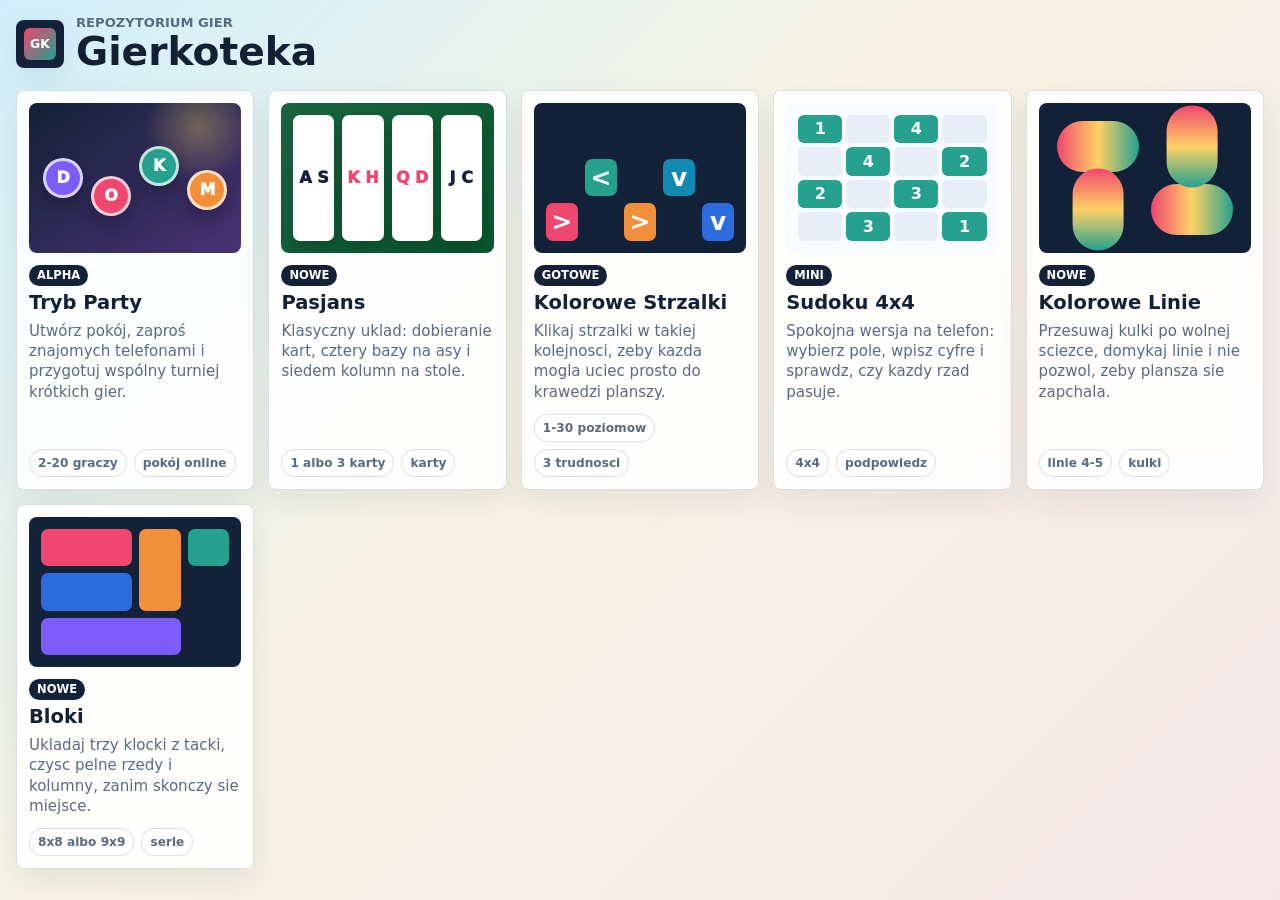
<file: gierkoteka/index.html>
<!doctype html>
<html lang="pl">
<head>
    <meta charset="utf-8">
    <meta name="viewport" content="width=device-width, initial-scale=1, viewport-fit=cover">
    <title>Gierkoteka - gry logiczne</title>
    <meta name="description" content="Lista prostych, kolorowych gier logicznych.">
    <meta name="theme-color" content="#132238">
    <link rel="icon" type="image/svg+xml" href="icon.svg">
    <link rel="manifest" href="manifest.json">
    <link rel="stylesheet" href="styles.css">
</head>
<body>
<main class="hub-shell">
    <header class="hub-top">
        <span class="home-link brand-chip" aria-hidden="true">
            <span>GK</span>
        </span>
        <div class="title-group">
            <p>Repozytorium gier</p>
            <h1>Gierkoteka</h1>
        </div>
        <a class="dashboard-link" href="../dashboard.php?panel=library" data-habitat-link hidden>Habitat</a>
    </header>

    <section class="games-grid" aria-label="Gry">
        <a class="game-card is-ready" href="party/">
            <div class="game-thumb party-thumb" aria-hidden="true">
                <span>D</span><span>O</span><span>K</span><span>M</span>
            </div>
            <div class="game-card-body">
                <span class="game-state">Alpha</span>
                <h2>Tryb Party</h2>
                <p>Utwórz pokój, zaproś znajomych telefonami i przygotuj wspólny turniej krótkich gier.</p>
            </div>
            <div class="game-meta">
                <span>2-20 graczy</span>
                <span>pokój online</span>
            </div>
        </a>

        <a class="game-card is-ready" href="solitaire.html">
            <div class="game-thumb solitaire-thumb" aria-hidden="true">
                <span>A S</span><span>K H</span><span>Q D</span><span>J C</span>
            </div>
            <div class="game-card-body">
                <span class="game-state">Nowe</span>
                <h2>Pasjans</h2>
                <p>Klasyczny uklad: dobieranie kart, cztery bazy na asy i siedem kolumn na stole.</p>
            </div>
            <div class="game-meta">
                <span>1 albo 3 karty</span>
                <span>karty</span>
            </div>
        </a>

        <a class="game-card is-ready" href="arrows.html">
            <div class="game-thumb arrows-thumb" aria-hidden="true">
                <span></span><span></span><span></span><span></span><span></span>
            </div>
            <div class="game-card-body">
                <span class="game-state">Gotowe</span>
                <h2>Kolorowe Strzalki</h2>
                <p>Klikaj strzalki w takiej kolejnosci, zeby kazda mogla uciec prosto do krawedzi planszy.</p>
            </div>
            <div class="game-meta">
                <span>1-30 poziomow</span>
                <span>3 trudnosci</span>
            </div>
        </a>

        <a class="game-card is-ready" href="sudoku.html">
            <div class="game-thumb sudoku-thumb" aria-hidden="true">
                <span>1</span><span></span><span>4</span><span></span>
                <span></span><span>4</span><span></span><span>2</span>
                <span>2</span><span></span><span>3</span><span></span>
                <span></span><span>3</span><span></span><span>1</span>
            </div>
            <div class="game-card-body">
                <span class="game-state">Mini</span>
                <h2>Sudoku 4x4</h2>
                <p>Spokojna wersja na telefon: wybierz pole, wpisz cyfre i sprawdz, czy kazdy rzad pasuje.</p>
            </div>
            <div class="game-meta">
                <span>4x4</span>
                <span>podpowiedz</span>
            </div>
        </a>

        <a class="game-card is-ready" href="lines.html">
            <div class="game-thumb lines-thumb" aria-hidden="true">
                <span></span><span></span><span></span><span></span>
            </div>
            <div class="game-card-body">
                <span class="game-state">Nowe</span>
                <h2>Kolorowe Linie</h2>
                <p>Przesuwaj kulki po wolnej sciezce, domykaj linie i nie pozwol, zeby plansza sie zapchala.</p>
            </div>
            <div class="game-meta">
                <span>linie 4-5</span>
                <span>kulki</span>
            </div>
        </a>

        <a class="game-card is-ready" href="blocks.html">
            <div class="game-thumb blocks-thumb" aria-hidden="true">
                <span></span><span></span><span></span><span></span><span></span>
            </div>
            <div class="game-card-body">
                <span class="game-state">Nowe</span>
                <h2>Bloki</h2>
                <p>Ukladaj trzy klocki z tacki, czysc pelne rzedy i kolumny, zanim skonczy sie miejsce.</p>
            </div>
            <div class="game-meta">
                <span>8x8 albo 9x9</span>
                <span>serie</span>
            </div>
        </a>
    </section>
</main>
<script src="hub.js" defer></script>
</body>
</html>
</file>
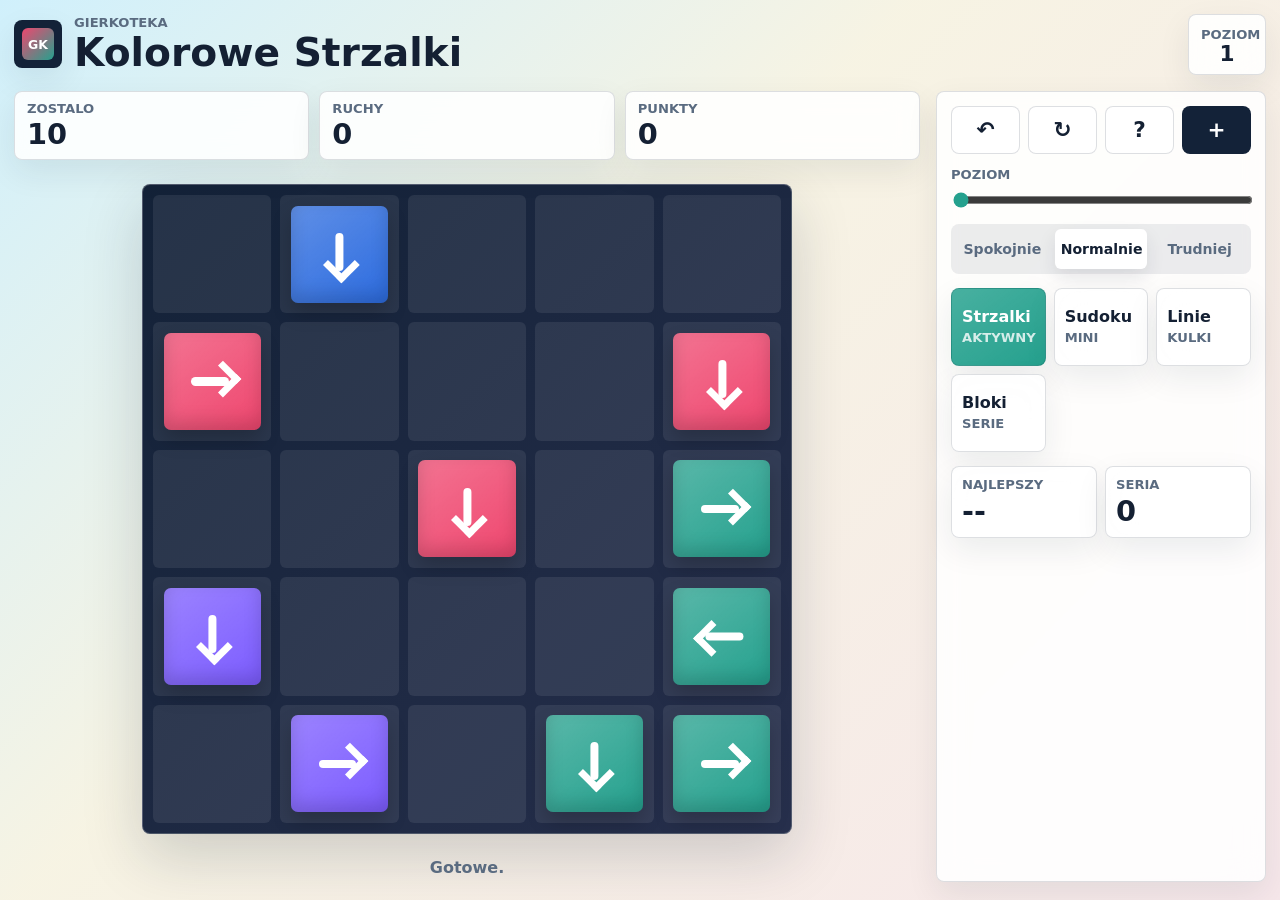
<file: gierkoteka/arrows.html>
<!doctype html>
<html lang="pl">
<head>
    <meta charset="utf-8">
    <meta name="viewport" content="width=device-width, initial-scale=1, viewport-fit=cover">
    <title>Gierkoteka - Kolorowe Strzalki</title>
    <meta name="description" content="Mobilna gra logiczna z kolorowymi strzalkami.">
    <meta name="theme-color" content="#132238">
    <link rel="icon" type="image/svg+xml" href="icon.svg">
    <link rel="manifest" href="manifest.json">
    <link rel="stylesheet" href="styles.css">
</head>
<body>
<main class="game-shell" data-app>
    <header class="game-top">
        <a class="home-link" href="./" aria-label="Lista gier">
            <span>GK</span>
        </a>
        <div class="title-group">
            <p>Gierkoteka</p>
            <h1>Kolorowe Strzalki</h1>
        </div>
        <div class="level-badge" aria-live="polite">
            <span>Poziom</span>
            <strong data-level-label>1</strong>
        </div>
    </header>

    <section class="play-layout">
        <section class="board-zone" aria-label="Gra">
            <div class="meter-row" aria-live="polite">
                <article>
                    <span>Zostalo</span>
                    <strong data-left-count>0</strong>
                </article>
                <article>
                    <span>Ruchy</span>
                    <strong data-moves>0</strong>
                </article>
                <article>
                    <span>Punkty</span>
                    <strong data-score>0</strong>
                </article>
            </div>

            <div class="board-wrap">
                <div class="game-board" data-board aria-label="Plansza strzalek"></div>
            </div>

            <p class="status-line" data-status aria-live="polite">Gotowe.</p>
        </section>

        <aside class="control-panel" aria-label="Panel gry">
            <div class="action-row">
                <button class="icon-button" type="button" data-action="undo" title="Cofnij" aria-label="Cofnij">&#8630;</button>
                <button class="icon-button" type="button" data-action="restart" title="Od nowa" aria-label="Od nowa">&#8635;</button>
                <button class="icon-button" type="button" data-action="hint" title="Podpowiedz" aria-label="Podpowiedz">?</button>
                <button class="icon-button accent" type="button" data-action="next" title="Nastepny poziom" aria-label="Nastepny poziom">+</button>
            </div>

            <label class="level-control">
                <span>Poziom</span>
                <input data-level-input type="range" min="1" max="30" value="1">
            </label>

            <div class="segmented" role="group" aria-label="Trudnosc">
                <button type="button" data-difficulty="easy">Spokojnie</button>
                <button type="button" data-difficulty="normal">Normalnie</button>
                <button type="button" data-difficulty="hard">Trudniej</button>
            </div>

            <section class="mode-grid" aria-label="Tryby">
                <button class="mode-tile is-active" type="button" data-mode="arrows">
                    <strong>Strzalki</strong>
                    <span>aktywny</span>
                </button>
                <a class="mode-tile" href="sudoku.html">
                    <strong>Sudoku</strong>
                    <span>mini</span>
                </a>
                <a class="mode-tile" href="lines.html">
                    <strong>Linie</strong>
                    <span>kulki</span>
                </a>
                <a class="mode-tile" href="blocks.html">
                    <strong>Bloki</strong>
                    <span>serie</span>
                </a>
            </section>

            <section class="best-grid" aria-label="Wyniki">
                <article>
                    <span>Najlepszy</span>
                    <strong data-best>--</strong>
                </article>
                <article>
                    <span>Seria</span>
                    <strong data-streak>0</strong>
                </article>
            </section>
        </aside>
    </section>
</main>
<script src="app.js" defer></script>
</body>
</html>
</file>
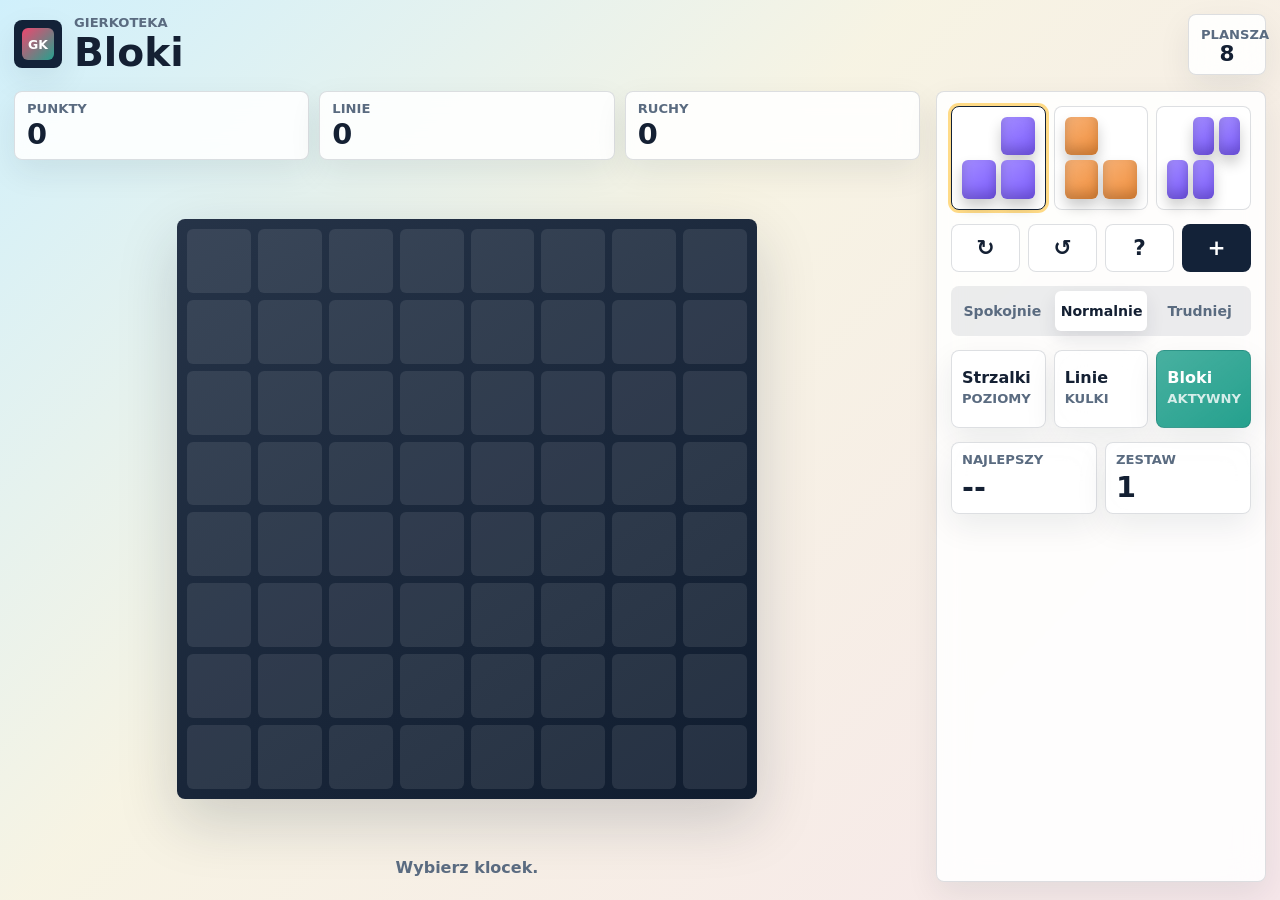
<file: gierkoteka/blocks.html>
<!doctype html>
<html lang="pl">
<head>
    <meta charset="utf-8">
    <meta name="viewport" content="width=device-width, initial-scale=1, viewport-fit=cover">
    <title>Gierkoteka - Bloki</title>
    <meta name="description" content="Mobilna gra logiczna z kolorowymi blokami i czyszczeniem pelnych linii.">
    <meta name="theme-color" content="#132238">
    <link rel="icon" type="image/svg+xml" href="icon.svg">
    <link rel="manifest" href="manifest.json">
    <link rel="stylesheet" href="styles.css">
</head>
<body>
<main class="game-shell blocks-shell" data-blocks>
    <header class="game-top">
        <a class="home-link" href="./" aria-label="Lista gier">
            <span>GK</span>
        </a>
        <div class="title-group">
            <p>Gierkoteka</p>
            <h1>Bloki</h1>
        </div>
        <div class="level-badge" aria-live="polite">
            <span>Plansza</span>
            <strong data-blocks-size>8</strong>
        </div>
    </header>

    <section class="play-layout">
        <section class="board-zone" aria-label="Gra w bloki">
            <div class="meter-row" aria-live="polite">
                <article>
                    <span>Punkty</span>
                    <strong data-blocks-score>0</strong>
                </article>
                <article>
                    <span>Linie</span>
                    <strong data-blocks-lines>0</strong>
                </article>
                <article>
                    <span>Ruchy</span>
                    <strong data-blocks-moves>0</strong>
                </article>
            </div>

            <div class="board-wrap">
                <div class="blocks-board" data-blocks-board aria-label="Plansza blokow"></div>
            </div>

            <p class="status-line" data-blocks-status aria-live="polite">Wybierz klocek.</p>
        </section>

        <aside class="control-panel" aria-label="Panel gry">
            <section class="block-tray" data-blocks-tray aria-label="Klocki"></section>

            <div class="action-row">
                <button class="icon-button" type="button" data-blocks-action="rotate" title="Obroc" aria-label="Obroc">&#8635;</button>
                <button class="icon-button" type="button" data-blocks-action="restart" title="Od nowa" aria-label="Od nowa">&#8634;</button>
                <button class="icon-button" type="button" data-blocks-action="hint" title="Podpowiedz" aria-label="Podpowiedz">?</button>
                <button class="icon-button accent" type="button" data-blocks-action="new" title="Nowa gra" aria-label="Nowa gra">+</button>
            </div>

            <div class="segmented" role="group" aria-label="Trudnosc">
                <button type="button" data-blocks-difficulty="easy">Spokojnie</button>
                <button type="button" data-blocks-difficulty="normal">Normalnie</button>
                <button type="button" data-blocks-difficulty="hard">Trudniej</button>
            </div>

            <section class="mode-grid" aria-label="Tryby">
                <a class="mode-tile" href="arrows.html">
                    <strong>Strzalki</strong>
                    <span>poziomy</span>
                </a>
                <a class="mode-tile" href="lines.html">
                    <strong>Linie</strong>
                    <span>kulki</span>
                </a>
                <button class="mode-tile is-active" type="button">
                    <strong>Bloki</strong>
                    <span>aktywny</span>
                </button>
            </section>

            <section class="best-grid" aria-label="Wyniki">
                <article>
                    <span>Najlepszy</span>
                    <strong data-blocks-best>--</strong>
                </article>
                <article>
                    <span>Zestaw</span>
                    <strong data-blocks-set>1</strong>
                </article>
            </section>
        </aside>
    </section>
</main>
<script src="blocks.js" defer></script>
</body>
</html>
</file>
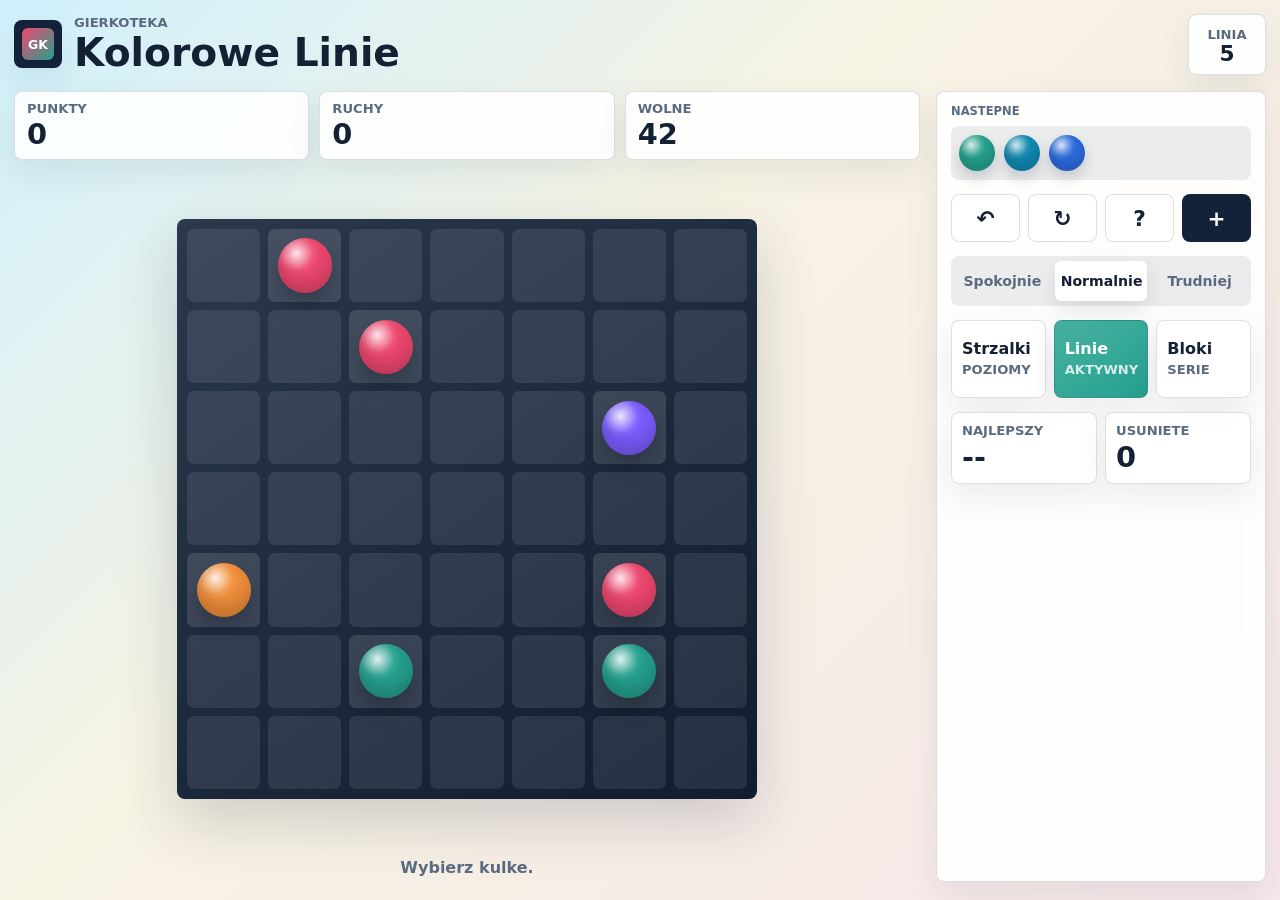
<file: gierkoteka/lines.html>
<!doctype html>
<html lang="pl">
<head>
    <meta charset="utf-8">
    <meta name="viewport" content="width=device-width, initial-scale=1, viewport-fit=cover">
    <title>Gierkoteka - Kolorowe Linie</title>
    <meta name="description" content="Mobilna gra logiczna z przesuwaniem kolorowych kulek i czyszczeniem linii.">
    <meta name="theme-color" content="#132238">
    <link rel="icon" type="image/svg+xml" href="icon.svg">
    <link rel="manifest" href="manifest.json">
    <link rel="stylesheet" href="styles.css">
</head>
<body>
<main class="game-shell lines-shell" data-lines>
    <header class="game-top">
        <a class="home-link" href="./" aria-label="Lista gier">
            <span>GK</span>
        </a>
        <div class="title-group">
            <p>Gierkoteka</p>
            <h1>Kolorowe Linie</h1>
        </div>
        <div class="level-badge" aria-live="polite">
            <span>Linia</span>
            <strong data-lines-target>5</strong>
        </div>
    </header>

    <section class="play-layout">
        <section class="board-zone" aria-label="Gra w kolorowe linie">
            <div class="meter-row" aria-live="polite">
                <article>
                    <span>Punkty</span>
                    <strong data-lines-score>0</strong>
                </article>
                <article>
                    <span>Ruchy</span>
                    <strong data-lines-moves>0</strong>
                </article>
                <article>
                    <span>Wolne</span>
                    <strong data-lines-free>0</strong>
                </article>
            </div>

            <div class="board-wrap">
                <div class="lines-board" data-lines-board aria-label="Plansza linii"></div>
            </div>

            <p class="status-line" data-lines-status aria-live="polite">Wybierz kulke.</p>
        </section>

        <aside class="control-panel" aria-label="Panel gry">
            <section class="next-panel" aria-label="Nastepne kulki">
                <span>Nastepne</span>
                <div class="next-row" data-lines-next></div>
            </section>

            <div class="action-row">
                <button class="icon-button" type="button" data-lines-action="undo" title="Cofnij" aria-label="Cofnij">&#8630;</button>
                <button class="icon-button" type="button" data-lines-action="restart" title="Od nowa" aria-label="Od nowa">&#8635;</button>
                <button class="icon-button" type="button" data-lines-action="hint" title="Podpowiedz" aria-label="Podpowiedz">?</button>
                <button class="icon-button accent" type="button" data-lines-action="new" title="Nowa gra" aria-label="Nowa gra">+</button>
            </div>

            <div class="segmented" role="group" aria-label="Trudnosc">
                <button type="button" data-lines-difficulty="easy">Spokojnie</button>
                <button type="button" data-lines-difficulty="normal">Normalnie</button>
                <button type="button" data-lines-difficulty="hard">Trudniej</button>
            </div>

            <section class="mode-grid" aria-label="Tryby">
                <a class="mode-tile" href="arrows.html">
                    <strong>Strzalki</strong>
                    <span>poziomy</span>
                </a>
                <button class="mode-tile is-active" type="button">
                    <strong>Linie</strong>
                    <span>aktywny</span>
                </button>
                <a class="mode-tile" href="blocks.html">
                    <strong>Bloki</strong>
                    <span>serie</span>
                </a>
            </section>

            <section class="best-grid" aria-label="Wyniki">
                <article>
                    <span>Najlepszy</span>
                    <strong data-lines-best>--</strong>
                </article>
                <article>
                    <span>Usuniete</span>
                    <strong data-lines-cleared>0</strong>
                </article>
            </section>
        </aside>
    </section>
</main>
<script src="lines.js" defer></script>
</body>
</html>
</file>
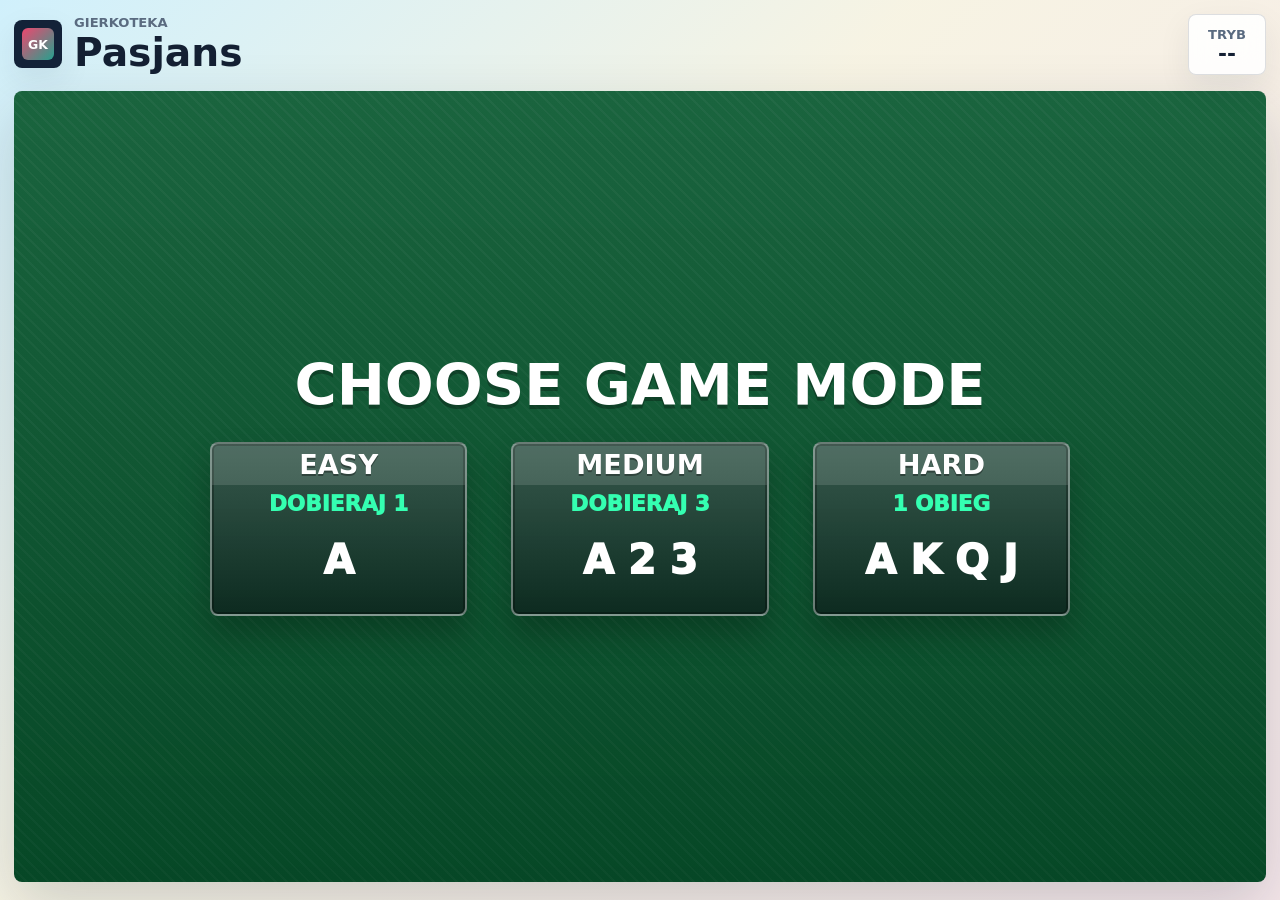
<file: gierkoteka/solitaire.html>
<!doctype html>
<html lang="pl">
<head>
    <meta charset="utf-8">
    <meta name="viewport" content="width=device-width, initial-scale=1, viewport-fit=cover">
    <title>Gierkoteka - Pasjans</title>
    <meta name="description" content="Klasyczny pasjans z dobieraniem kart i czterema bazami asow.">
    <meta name="theme-color" content="#132238">
    <link rel="icon" type="image/svg+xml" href="icon.svg">
    <link rel="manifest" href="manifest.json">
    <link rel="stylesheet" href="styles.css">
</head>
<body>
<main class="solitaire-shell" data-solitaire>
    <header class="game-top">
        <a class="home-link" href="./" aria-label="Lista gier">
            <span>GK</span>
        </a>
        <div class="title-group">
            <p>Gierkoteka</p>
            <h1>Pasjans</h1>
        </div>
        <div class="level-badge" aria-live="polite">
            <span>Tryb</span>
            <strong data-solitaire-mode>--</strong>
        </div>
    </header>

    <section class="solitaire-menu" data-solitaire-menu aria-label="Tryb gry">
        <h2>Choose Game Mode</h2>
        <div class="solitaire-mode-grid">
            <button type="button" data-solitaire-start="easy">
                <strong>Easy</strong>
                <span>Dobieraj 1</span>
                <em>A</em>
            </button>
            <button type="button" data-solitaire-start="medium">
                <strong>Medium</strong>
                <span>Dobieraj 3</span>
                <em>A 2 3</em>
            </button>
            <button type="button" data-solitaire-start="hard">
                <strong>Hard</strong>
                <span>1 obieg</span>
                <em>A K Q J</em>
            </button>
        </div>
    </section>

    <section class="solitaire-game" data-solitaire-game hidden>
        <section class="klondike-top" aria-label="Stosy pasjansa">
            <div class="deal-row">
                <button class="card-slot stock-slot" type="button" data-solitaire-stock aria-label="Stos dobierania"></button>
                <button class="card-slot waste-slot" type="button" data-solitaire-waste aria-label="Karta odkryta"></button>
            </div>
            <div class="foundation-row" data-solitaire-foundations aria-label="Bazy asow"></div>
        </section>
        <div class="solitaire-toolbar">
            <article>
                <span>Ruchy</span>
                <strong data-solitaire-moves>0</strong>
            </article>
            <article>
                <span>Bazy</span>
                <strong data-solitaire-done>0/52</strong>
            </article>
            <article>
                <span>Stos</span>
                <strong data-solitaire-stock-count>0</strong>
            </article>
            <button class="icon-button" type="button" data-solitaire-reset title="Nowa gra" aria-label="Nowa gra">&#8635;</button>
        </div>
        <div class="solitaire-board" data-solitaire-board aria-label="Plansza pasjansa"></div>
        <p class="status-line" data-solitaire-status aria-live="polite">Wybierz karte.</p>
    </section>
</main>
<script src="solitaire.js" defer></script>
</body>
</html>
</file>
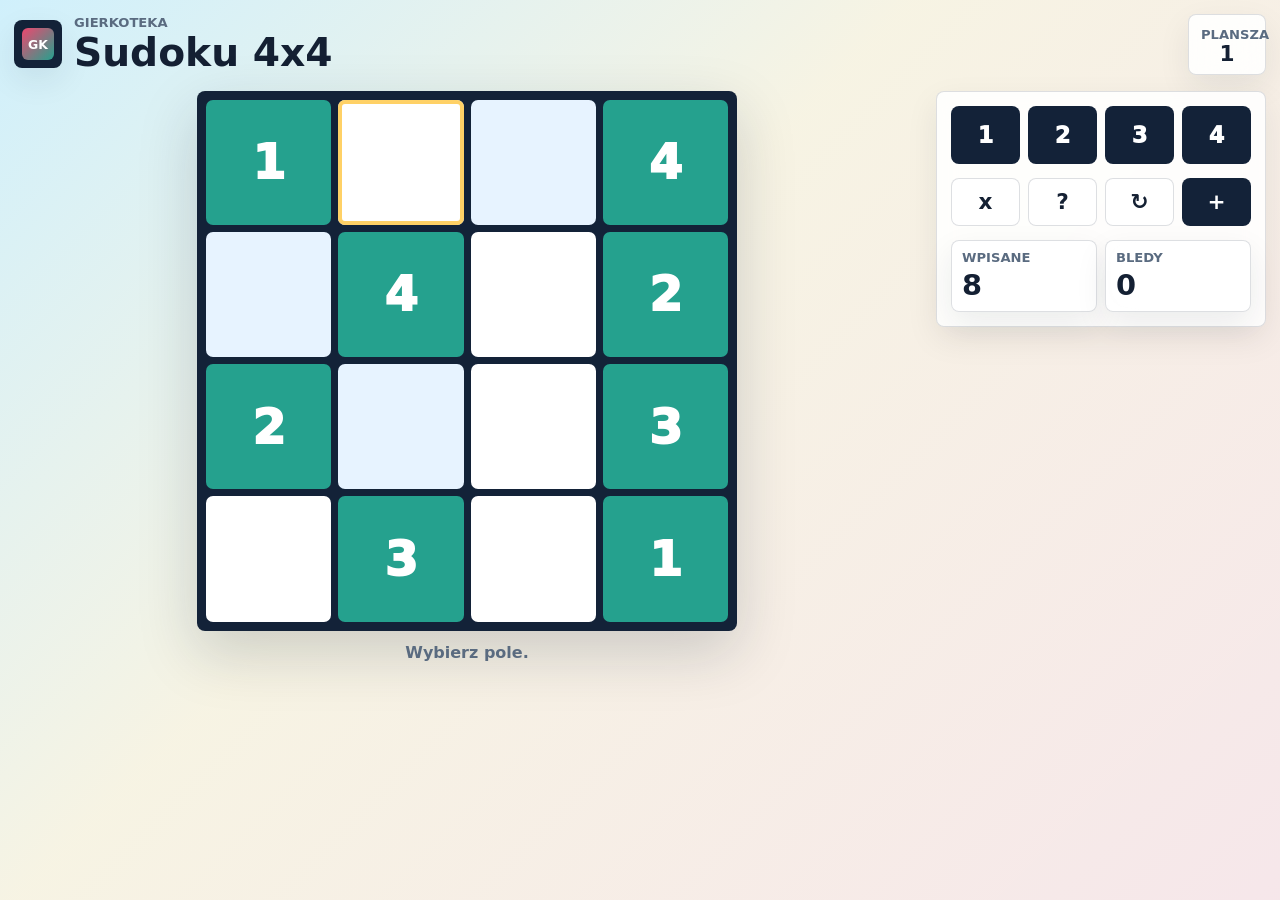
<file: gierkoteka/sudoku.html>
<!doctype html>
<html lang="pl">
<head>
    <meta charset="utf-8">
    <meta name="viewport" content="width=device-width, initial-scale=1, viewport-fit=cover">
    <title>Gierkoteka - Sudoku 4x4</title>
    <meta name="description" content="Proste mobilne sudoku 4x4.">
    <meta name="theme-color" content="#132238">
    <link rel="icon" type="image/svg+xml" href="icon.svg">
    <link rel="manifest" href="manifest.json">
    <link rel="stylesheet" href="styles.css">
</head>
<body>
<main class="sudoku-shell" data-sudoku>
    <header class="game-top">
        <a class="home-link" href="./" aria-label="Lista gier">
            <span>GK</span>
        </a>
        <div class="title-group">
            <p>Gierkoteka</p>
            <h1>Sudoku 4x4</h1>
        </div>
        <div class="level-badge" aria-live="polite">
            <span>Plansza</span>
            <strong data-sudoku-level>1</strong>
        </div>
    </header>

    <section class="sudoku-layout">
        <section class="sudoku-zone" aria-label="Sudoku">
            <div class="sudoku-board" data-sudoku-board></div>
            <p class="status-line" data-sudoku-status aria-live="polite">Wybierz pole.</p>
        </section>

        <aside class="control-panel sudoku-panel" aria-label="Panel sudoku">
            <div class="sudoku-pad" aria-label="Cyfry">
                <button type="button" data-number="1">1</button>
                <button type="button" data-number="2">2</button>
                <button type="button" data-number="3">3</button>
                <button type="button" data-number="4">4</button>
            </div>
            <div class="action-row">
                <button class="icon-button" type="button" data-sudoku-action="clear" title="Wyczysc" aria-label="Wyczysc">x</button>
                <button class="icon-button" type="button" data-sudoku-action="hint" title="Podpowiedz" aria-label="Podpowiedz">?</button>
                <button class="icon-button" type="button" data-sudoku-action="reset" title="Od nowa" aria-label="Od nowa">&#8635;</button>
                <button class="icon-button accent" type="button" data-sudoku-action="next" title="Nastepna" aria-label="Nastepna">+</button>
            </div>
            <section class="best-grid" aria-label="Wyniki sudoku">
                <article>
                    <span>Wpisane</span>
                    <strong data-sudoku-filled>0</strong>
                </article>
                <article>
                    <span>Bledy</span>
                    <strong data-sudoku-errors>0</strong>
                </article>
            </section>
        </aside>
    </section>
</main>
<script src="sudoku.js" defer></script>
</body>
</html>
</file>
<file: gierkoteka/styles.css>
:root {
  color-scheme: light;
  --ink: #142033;
  --muted: #5a6b80;
  --panel: rgba(255, 255, 255, 0.88);
  --panel-strong: #ffffff;
  --line: rgba(20, 32, 51, 0.14);
  --shadow: 0 22px 60px rgba(19, 34, 56, 0.18);
  --radius: 8px;
}

* {
  box-sizing: border-box;
}

[hidden] {
  display: none !important;
}

html {
  min-height: 100%;
}

body {
  min-height: 100%;
  margin: 0;
  overflow-x: hidden;
  color: var(--ink);
  font-family: Inter, ui-sans-serif, system-ui, -apple-system, BlinkMacSystemFont, "Segoe UI", sans-serif;
  letter-spacing: 0;
  background:
    linear-gradient(135deg, rgba(76, 201, 240, 0.22), rgba(255, 209, 102, 0.18) 42%, rgba(255, 107, 107, 0.14)),
    #f5fbff;
}

button,
input {
  font: inherit;
}

button {
  -webkit-tap-highlight-color: transparent;
}

.game-shell {
  min-width: 0;
  min-height: 100dvh;
  display: grid;
  grid-template-rows: auto minmax(0, 1fr);
  gap: 16px;
  padding: max(14px, env(safe-area-inset-top)) max(14px, env(safe-area-inset-right)) max(18px, env(safe-area-inset-bottom)) max(14px, env(safe-area-inset-left));
}

.hub-shell {
  min-height: 100dvh;
  display: grid;
  grid-template-rows: auto minmax(0, 1fr);
  gap: 18px;
  padding: max(16px, env(safe-area-inset-top)) max(16px, env(safe-area-inset-right)) max(20px, env(safe-area-inset-bottom)) max(16px, env(safe-area-inset-left));
}

.game-top {
  min-width: 0;
  display: grid;
  grid-template-columns: 48px minmax(0, 1fr) auto;
  align-items: center;
  gap: 12px;
}

.hub-top {
  min-width: 0;
  display: grid;
  grid-template-columns: 48px minmax(0, 1fr) auto;
  align-items: center;
  gap: 12px;
}

.home-link,
.dashboard-link,
.level-badge,
.meter-row article,
.control-panel,
.mode-tile,
.game-card,
.best-grid article {
  border: 1px solid var(--line);
  background: var(--panel);
  box-shadow: 0 12px 32px rgba(19, 34, 56, 0.08);
  backdrop-filter: blur(14px);
}

.home-link {
  width: 48px;
  height: 48px;
  display: grid;
  place-items: center;
  border-radius: var(--radius);
  color: #ffffff;
  text-decoration: none;
  background: #132238;
}

.home-link span {
  width: 32px;
  height: 32px;
  display: grid;
  place-items: center;
  border-radius: 6px;
  background: linear-gradient(135deg, #ef476f, #25a18e);
  font-weight: 900;
  font-size: 0.78rem;
}

.dashboard-link {
  min-height: 42px;
  display: grid;
  place-items: center;
  padding: 0 14px;
  border-radius: var(--radius);
  color: var(--ink);
  text-decoration: none;
  font-size: 0.84rem;
  font-weight: 900;
}

.title-group {
  min-width: 0;
}

.title-group p,
.level-badge span,
.meter-row span,
.best-grid span,
.mode-tile span,
.level-control span {
  margin: 0;
  color: var(--muted);
  font-size: clamp(0.72rem, 2.4vw, 0.82rem);
  font-weight: 800;
  line-height: 1.1;
  text-transform: uppercase;
}

.title-group h1 {
  margin: 2px 0 0;
  font-size: clamp(1.42rem, 6vw, 2.45rem);
  line-height: 1;
  letter-spacing: 0;
  overflow-wrap: anywhere;
}

.level-badge {
  min-width: 0;
  width: 78px;
  padding: 9px 12px;
  border-radius: var(--radius);
  text-align: center;
}

.level-badge strong {
  display: block;
  font-size: 1.35rem;
  line-height: 1;
}

.games-grid {
  display: grid;
  grid-template-columns: repeat(auto-fit, minmax(238px, 1fr));
  gap: 14px;
  align-content: start;
}

.game-card {
  min-width: 0;
  min-height: 322px;
  display: grid;
  grid-template-rows: 150px auto auto;
  gap: 12px;
  padding: 12px;
  border-radius: var(--radius);
  color: var(--ink);
  text-decoration: none;
  transition: transform 160ms ease, box-shadow 160ms ease, opacity 160ms ease;
}

.game-card[href]:hover,
.game-card[href]:focus-visible {
  transform: translateY(-2px);
  box-shadow: 0 18px 42px rgba(19, 34, 56, 0.14);
}

.game-card:focus-visible {
  outline: 3px solid #25a18e;
  outline-offset: 2px;
}

.game-card.is-planned {
  opacity: 0.78;
}

.game-thumb {
  min-width: 0;
  min-height: 0;
  position: relative;
  display: grid;
  overflow: hidden;
  border-radius: var(--radius);
  background: #132238;
}

.game-card-body {
  min-width: 0;
  display: grid;
  align-content: start;
  gap: 7px;
}

.game-state {
  width: fit-content;
  padding: 5px 8px;
  border-radius: 999px;
  color: #ffffff;
  background: #132238;
  font-size: 0.72rem;
  font-weight: 900;
  line-height: 1;
  text-transform: uppercase;
}

.game-card h2 {
  margin: 0;
  font-size: 1.22rem;
  line-height: 1.05;
}

.game-card p {
  margin: 0;
  color: var(--muted);
  font-size: 0.94rem;
  line-height: 1.35;
}

.game-meta {
  display: flex;
  flex-wrap: wrap;
  gap: 7px;
  align-self: end;
}

.game-meta span {
  padding: 6px 8px;
  border: 1px solid var(--line);
  border-radius: 999px;
  color: var(--muted);
  background: rgba(255, 255, 255, 0.72);
  font-size: 0.76rem;
  font-weight: 850;
}

.arrows-thumb {
  grid-template-columns: repeat(5, 1fr);
  grid-template-rows: repeat(3, 1fr);
  gap: 7px;
  padding: 12px;
}

.arrows-thumb span {
  border-radius: 7px;
  background: rgba(255, 255, 255, 0.1);
}

.arrows-thumb span:nth-child(1) {
  grid-column: 1;
  grid-row: 3;
  background: #ef476f;
}

.arrows-thumb span:nth-child(2) {
  grid-column: 2;
  grid-row: 2;
  background: #25a18e;
}

.arrows-thumb span:nth-child(3) {
  grid-column: 3;
  grid-row: 3;
  background: #f28f3b;
}

.arrows-thumb span:nth-child(4) {
  grid-column: 4;
  grid-row: 2;
  background: #118ab2;
}

.arrows-thumb span:nth-child(5) {
  grid-column: 5;
  grid-row: 3;
  background: #2d6cdf;
}

.arrows-thumb span::after {
  content: ">";
  height: 100%;
  display: grid;
  place-items: center;
  color: #ffffff;
  font-size: clamp(1rem, 4vw, 1.55rem);
  font-weight: 900;
}

.arrows-thumb span:nth-child(2)::after {
  content: "<";
}

.arrows-thumb span:nth-child(4)::after,
.arrows-thumb span:nth-child(5)::after {
  content: "v";
}

.sudoku-thumb {
  grid-template-columns: repeat(4, 1fr);
  grid-template-rows: repeat(4, 1fr);
  gap: 4px;
  padding: 12px;
  background: #f8fbff;
}

.sudoku-thumb span {
  display: grid;
  place-items: center;
  border-radius: 6px;
  color: #132238;
  background: #e8eef7;
  font-weight: 900;
}

.sudoku-thumb span:not(:empty) {
  color: #ffffff;
  background: #25a18e;
}

.lines-thumb {
  grid-template-columns: repeat(2, 1fr);
  grid-template-rows: repeat(2, 1fr);
  gap: 12px;
  padding: 18px;
  background: #122138;
}

.lines-thumb span {
  border-radius: 999px;
  background: linear-gradient(90deg, #ef476f, #ffd166, #25a18e);
}

.lines-thumb span:nth-child(2),
.lines-thumb span:nth-child(3) {
  transform: rotate(90deg);
}

.blocks-thumb {
  grid-template-columns: repeat(4, 1fr);
  grid-template-rows: repeat(3, 1fr);
  gap: 7px;
  padding: 12px;
}

.blocks-thumb span {
  border-radius: 7px;
}

.blocks-thumb span:nth-child(1) {
  grid-column: span 2;
  background: #ef476f;
}

.blocks-thumb span:nth-child(2) {
  grid-row: span 2;
  background: #f28f3b;
}

.blocks-thumb span:nth-child(3) {
  background: #25a18e;
}

.blocks-thumb span:nth-child(4) {
  grid-column: span 2;
  background: #2d6cdf;
}

.blocks-thumb span:nth-child(5) {
  grid-column: span 3;
  background: #7c5cff;
}

.solitaire-thumb {
  grid-template-columns: repeat(4, 1fr);
  gap: 8px;
  padding: 12px;
  background:
    linear-gradient(135deg, rgba(255, 255, 255, 0.08), transparent),
    #07572e;
}

.solitaire-thumb span {
  display: grid;
  place-items: center;
  border-radius: 7px;
  color: #132238;
  background: #ffffff;
  font-weight: 950;
  box-shadow: 0 10px 18px rgba(0, 0, 0, 0.18);
}

.solitaire-thumb span:nth-child(2),
.solitaire-thumb span:nth-child(3) {
  color: #ef476f;
}

.party-thumb {
  grid-template-columns: repeat(4, minmax(0, 1fr));
  align-items: center;
  gap: 8px;
  padding: 14px;
  background:
    radial-gradient(circle at 80% 16%, rgba(255, 209, 102, 0.34), transparent 26%),
    linear-gradient(145deg, #132238, #493275);
}

.party-thumb span {
  aspect-ratio: 1;
  display: grid;
  place-items: center;
  border: 3px solid rgba(255, 255, 255, 0.72);
  border-radius: 50%;
  color: #ffffff;
  background: #7c5cff;
  font-weight: 950;
  box-shadow: 0 10px 18px rgba(0, 0, 0, 0.22);
}

.party-thumb span:nth-child(2) {
  background: #ef476f;
  transform: translateY(18px);
}

.party-thumb span:nth-child(3) {
  background: #25a18e;
  transform: translateY(-12px);
}

.party-thumb span:nth-child(4) {
  background: #f28f3b;
  transform: translateY(12px);
}

.play-layout {
  min-width: 0;
  width: 100%;
  max-width: 100%;
  min-height: 0;
  display: grid;
  grid-template-columns: minmax(0, 1fr) minmax(260px, 330px);
  gap: 16px;
  align-items: stretch;
}

.board-zone {
  min-width: 0;
  width: 100%;
  max-width: 100%;
  min-height: 0;
  display: grid;
  grid-template-rows: auto minmax(0, 1fr) auto;
  gap: 12px;
}

.meter-row {
  min-width: 0;
  display: grid;
  grid-template-columns: repeat(3, minmax(0, 1fr));
  gap: 10px;
}

.meter-row article {
  min-width: 0;
  min-height: 62px;
  display: grid;
  align-content: center;
  gap: 4px;
  padding: 10px 12px;
  border-radius: var(--radius);
}

.meter-row strong,
.best-grid strong {
  font-size: clamp(1.25rem, 4vw, 1.8rem);
  line-height: 1;
}

.board-wrap {
  width: 100%;
  max-width: 100%;
  min-height: 0;
  display: grid;
  place-items: center;
}

.game-board {
  --size: 6;
  width: min(100%, calc(100vw - 28px), 650px, calc(100dvh - 190px));
  aspect-ratio: 1;
  display: grid;
  grid-template-columns: repeat(var(--size), minmax(0, 1fr));
  grid-template-rows: repeat(var(--size), minmax(0, 1fr));
  gap: clamp(5px, 1.4vw, 9px);
  padding: clamp(6px, 1.6vw, 10px);
  overflow: hidden;
  border: 1px solid rgba(255, 255, 255, 0.24);
  border-radius: var(--radius);
  background:
    linear-gradient(135deg, rgba(19, 34, 56, 0.96), rgba(39, 48, 77, 0.96)),
    #132238;
  box-shadow: var(--shadow);
}

.cell {
  min-width: 0;
  min-height: 0;
  display: grid;
  place-items: center;
  padding: 0;
  border: 0;
  border-radius: 6px;
  color: #ffffff;
  background: rgba(255, 255, 255, 0.08);
  overflow: visible;
  touch-action: manipulation;
}

.cell[disabled] {
  cursor: default;
}

.cell.has-piece {
  cursor: pointer;
}

.cell.has-piece:focus-visible {
  outline: 3px solid #ffd166;
  outline-offset: 2px;
}

.piece-core {
  width: 82%;
  height: 82%;
  display: grid;
  place-items: center;
  border-radius: 7px;
  color: #ffffff;
  background:
    linear-gradient(145deg, rgba(255, 255, 255, 0.24), rgba(255, 255, 255, 0)),
    var(--piece);
  box-shadow:
    inset 0 -8px 18px rgba(0, 0, 0, 0.16),
    0 10px 20px rgba(0, 0, 0, 0.2);
  transition: transform 230ms ease, opacity 230ms ease, filter 160ms ease;
}

.arrow-shape {
  position: relative;
  width: 54%;
  height: 54%;
  transform: rotate(var(--angle));
}

.arrow-shape::before,
.arrow-shape::after {
  content: "";
  position: absolute;
  display: block;
}

.arrow-shape::before {
  left: 10%;
  top: 42%;
  width: 72%;
  height: 16%;
  border-radius: 999px;
  background: currentColor;
}

.arrow-shape::after {
  right: 5%;
  top: 21%;
  width: 36%;
  height: 36%;
  border-top: clamp(4px, 1.1vw, 7px) solid currentColor;
  border-right: clamp(4px, 1.1vw, 7px) solid currentColor;
  transform: rotate(45deg);
}

.dir-right {
  --angle: 0deg;
}

.dir-down {
  --angle: 90deg;
}

.dir-left {
  --angle: 180deg;
}

.dir-up {
  --angle: -90deg;
}

.color-0 {
  --piece: #ef476f;
}

.color-1 {
  --piece: #118ab2;
}

.color-2 {
  --piece: #25a18e;
}

.color-3 {
  --piece: #f28f3b;
}

.color-4 {
  --piece: #7c5cff;
}

.color-5 {
  --piece: #2d6cdf;
}

.cell.is-hint .piece-core {
  filter: saturate(1.25);
  animation: hintPulse 900ms ease-in-out infinite;
}

.cell.is-flying .piece-core {
  opacity: 0;
}

.cell.is-flying.dir-right .piece-core {
  transform: translateX(120vw) scale(0.72) rotate(10deg);
}

.cell.is-flying.dir-left .piece-core {
  transform: translateX(-120vw) scale(0.72) rotate(-10deg);
}

.cell.is-flying.dir-up .piece-core {
  transform: translateY(-120vh) scale(0.72) rotate(-10deg);
}

.cell.is-flying.dir-down .piece-core {
  transform: translateY(120vh) scale(0.72) rotate(10deg);
}

.cell.is-blocked .piece-core {
  animation: blockedShake 220ms ease-in-out;
}

.status-line {
  min-height: 24px;
  margin: 0;
  color: var(--muted);
  font-weight: 750;
  text-align: center;
}

.control-panel {
  min-width: 0;
  display: grid;
  align-content: start;
  gap: 14px;
  padding: 14px;
  border-radius: var(--radius);
}

.action-row {
  display: grid;
  grid-template-columns: repeat(4, minmax(0, 1fr));
  gap: 8px;
}

.icon-button {
  min-width: 0;
  min-height: 48px;
  border: 1px solid var(--line);
  border-radius: var(--radius);
  color: var(--ink);
  background: #ffffff;
  font-size: 1.35rem;
  font-weight: 900;
  cursor: pointer;
}

.icon-button.accent {
  color: #ffffff;
  border-color: transparent;
  background: #132238;
}

.icon-button:active,
.segmented button:active,
.mode-tile:active {
  transform: translateY(1px);
}

.level-control {
  display: grid;
  gap: 8px;
}

.level-control input {
  width: 100%;
  accent-color: #25a18e;
}

.segmented {
  min-width: 0;
  display: grid;
  grid-template-columns: repeat(3, minmax(0, 1fr));
  gap: 6px;
  padding: 5px;
  border-radius: var(--radius);
  background: rgba(20, 32, 51, 0.08);
}

.segmented button {
  min-width: 0;
  min-height: 40px;
  padding: 6px;
  border: 0;
  border-radius: 6px;
  color: var(--muted);
  background: transparent;
  font-size: clamp(0.76rem, 2.4vw, 0.88rem);
  font-weight: 850;
  cursor: pointer;
}

.segmented button.is-active {
  color: var(--ink);
  background: #ffffff;
  box-shadow: 0 8px 18px rgba(19, 34, 56, 0.1);
}

.mode-grid {
  min-width: 0;
  display: grid;
  grid-template-columns: repeat(3, minmax(0, 1fr));
  gap: 8px;
}

.mode-tile {
  min-width: 0;
  min-height: 78px;
  display: grid;
  align-content: center;
  gap: 6px;
  padding: 10px;
  border-radius: var(--radius);
  color: var(--ink);
  text-decoration: none;
  text-align: left;
  cursor: pointer;
}

.mode-tile strong {
  line-height: 1;
}

.mode-tile.is-active {
  color: #ffffff;
  background:
    linear-gradient(145deg, rgba(255, 255, 255, 0.16), rgba(255, 255, 255, 0)),
    #25a18e;
}

.mode-tile.is-active span {
  color: rgba(255, 255, 255, 0.8);
}

.mode-tile:disabled {
  cursor: default;
  opacity: 0.62;
}

.best-grid {
  min-width: 0;
  display: grid;
  grid-template-columns: repeat(2, minmax(0, 1fr));
  gap: 8px;
}

.best-grid article {
  min-width: 0;
  min-height: 72px;
  display: grid;
  align-content: center;
  gap: 5px;
  padding: 10px;
  border-radius: var(--radius);
}

.sudoku-shell {
  min-height: 100dvh;
  display: grid;
  grid-template-rows: auto minmax(0, 1fr);
  gap: 16px;
  padding: max(14px, env(safe-area-inset-top)) max(14px, env(safe-area-inset-right)) max(18px, env(safe-area-inset-bottom)) max(14px, env(safe-area-inset-left));
}

.sudoku-layout {
  min-width: 0;
  display: grid;
  grid-template-columns: minmax(0, 1fr) minmax(260px, 330px);
  gap: 16px;
  align-items: start;
}

.sudoku-zone {
  min-width: 0;
  display: grid;
  gap: 12px;
  justify-items: center;
}

.sudoku-board {
  width: min(100%, 540px, calc(100dvh - 190px));
  aspect-ratio: 1;
  display: grid;
  grid-template-columns: repeat(4, minmax(0, 1fr));
  grid-template-rows: repeat(4, minmax(0, 1fr));
  gap: 7px;
  padding: 9px;
  border-radius: var(--radius);
  background: #132238;
  box-shadow: var(--shadow);
}

.sudoku-cell {
  min-width: 0;
  min-height: 0;
  border: 0;
  border-radius: 7px;
  color: #132238;
  background: #ffffff;
  font-size: clamp(1.6rem, 8vw, 3rem);
  font-weight: 950;
  cursor: pointer;
}

.sudoku-cell.is-given {
  color: #ffffff;
  background: #25a18e;
}

.sudoku-cell.is-peer:not(.is-selected):not(.is-given) {
  background: #e7f3ff;
}

.sudoku-cell.is-selected {
  outline: 4px solid #ffd166;
  outline-offset: -4px;
}

.sudoku-cell.is-error:not(.is-given) {
  color: #ffffff;
  background: #ef476f;
}

.sudoku-pad {
  display: grid;
  grid-template-columns: repeat(4, minmax(0, 1fr));
  gap: 8px;
}

.sudoku-pad button {
  min-width: 0;
  min-height: 58px;
  border: 0;
  border-radius: var(--radius);
  color: #ffffff;
  background: #132238;
  font-size: 1.4rem;
  font-weight: 950;
  cursor: pointer;
}

.next-panel {
  min-width: 0;
  display: grid;
  gap: 9px;
}

.next-panel > span {
  color: var(--muted);
  font-size: 0.72rem;
  font-weight: 900;
  line-height: 1;
  text-transform: uppercase;
}

.next-row {
  min-height: 54px;
  display: flex;
  align-items: center;
  gap: 9px;
  padding: 8px;
  border-radius: var(--radius);
  background: rgba(20, 32, 51, 0.08);
}

.next-ball {
  width: 36px;
  aspect-ratio: 1;
  border-radius: 999px;
  background:
    radial-gradient(circle at 34% 28%, rgba(255, 255, 255, 0.82), rgba(255, 255, 255, 0.1) 32%, transparent 42%),
    var(--piece);
  box-shadow:
    inset 0 -8px 14px rgba(0, 0, 0, 0.18),
    0 7px 14px rgba(19, 34, 56, 0.18);
}

.lines-board {
  --lines-size: 7;
  width: min(100%, 580px, calc(100dvh - 214px));
  aspect-ratio: 1;
  display: grid;
  grid-template-columns: repeat(var(--lines-size), minmax(0, 1fr));
  grid-template-rows: repeat(var(--lines-size), minmax(0, 1fr));
  gap: clamp(5px, 1.35vw, 8px);
  padding: clamp(7px, 1.6vw, 10px);
  border-radius: var(--radius);
  background:
    linear-gradient(145deg, rgba(255, 255, 255, 0.1), rgba(0, 0, 0, 0.16)),
    #132238;
  box-shadow: var(--shadow);
}

.lines-cell {
  min-width: 0;
  min-height: 0;
  display: grid;
  place-items: center;
  padding: 0;
  border: 0;
  border-radius: 7px;
  background: rgba(255, 255, 255, 0.09);
  cursor: pointer;
  touch-action: manipulation;
}

.lines-cell:focus-visible,
.block-cell:focus-visible,
.block-piece:focus-visible {
  outline: 3px solid #ffd166;
  outline-offset: 2px;
}

.lines-cell.has-ball {
  background: rgba(255, 255, 255, 0.13);
}

.line-ball {
  width: 74%;
  aspect-ratio: 1;
  border-radius: 999px;
  background:
    radial-gradient(circle at 34% 28%, rgba(255, 255, 255, 0.86), rgba(255, 255, 255, 0.08) 32%, transparent 42%),
    var(--piece);
  box-shadow:
    inset 0 -10px 18px rgba(0, 0, 0, 0.2),
    0 12px 20px rgba(0, 0, 0, 0.22);
}

.lines-cell.is-selected .line-ball,
.lines-cell.is-hint-source .line-ball {
  outline: 4px solid #ffd166;
  outline-offset: 3px;
  transform: scale(0.9);
}

.lines-cell.is-hint-target {
  background:
    radial-gradient(circle, rgba(255, 209, 102, 0.86) 0 28%, rgba(255, 209, 102, 0.16) 29% 100%),
    rgba(255, 255, 255, 0.09);
}

.blocks-board {
  --blocks-size: 8;
  width: min(100%, 580px, calc(100dvh - 214px));
  aspect-ratio: 1;
  display: grid;
  grid-template-columns: repeat(var(--blocks-size), minmax(0, 1fr));
  grid-template-rows: repeat(var(--blocks-size), minmax(0, 1fr));
  gap: clamp(4px, 1vw, 7px);
  padding: clamp(7px, 1.6vw, 10px);
  border-radius: var(--radius);
  background:
    linear-gradient(145deg, rgba(255, 255, 255, 0.08), rgba(0, 0, 0, 0.16)),
    #132238;
  box-shadow: var(--shadow);
}

.block-cell {
  min-width: 0;
  min-height: 0;
  display: grid;
  place-items: center;
  padding: 0;
  border: 0;
  border-radius: 6px;
  background: rgba(255, 255, 255, 0.09);
  cursor: pointer;
  touch-action: manipulation;
}

.block-cell.is-hint {
  background:
    linear-gradient(145deg, rgba(255, 209, 102, 0.86), rgba(255, 209, 102, 0.46)),
    rgba(255, 255, 255, 0.1);
}

.block-cube,
.mini-block {
  width: 100%;
  height: 100%;
  border-radius: 6px;
  background:
    linear-gradient(145deg, rgba(255, 255, 255, 0.3), rgba(255, 255, 255, 0)),
    var(--piece);
  box-shadow:
    inset 0 -7px 12px rgba(0, 0, 0, 0.18),
    0 8px 14px rgba(0, 0, 0, 0.2);
}

.block-cube {
  width: 86%;
  height: 86%;
}

.block-tray {
  min-width: 0;
  display: grid;
  grid-template-columns: repeat(3, minmax(0, 1fr));
  gap: 8px;
}

.block-piece {
  min-width: 0;
  min-height: 104px;
  display: grid;
  grid-template-columns: repeat(var(--piece-cols, 3), minmax(0, 1fr));
  grid-template-rows: repeat(var(--piece-rows, 3), minmax(0, 1fr));
  gap: 5px;
  place-content: center;
  padding: 10px;
  border: 1px solid var(--line);
  border-radius: var(--radius);
  background: rgba(255, 255, 255, 0.76);
  cursor: pointer;
}

.block-piece.is-selected {
  border-color: #132238;
  background: #ffffff;
  box-shadow: 0 0 0 3px rgba(255, 209, 102, 0.78);
}

.block-piece.is-empty {
  cursor: default;
  opacity: 0.38;
}

.lines-board.is-blocked,
.blocks-board.is-blocked {
  animation: blockedShake 220ms ease-in-out;
}

.solitaire-shell {
  min-height: 100dvh;
  display: grid;
  grid-template-rows: auto minmax(0, 1fr);
  gap: 16px;
  padding: max(14px, env(safe-area-inset-top)) max(14px, env(safe-area-inset-right)) max(18px, env(safe-area-inset-bottom)) max(14px, env(safe-area-inset-left));
}

.solitaire-menu {
  min-height: min(620px, calc(100dvh - 100px));
  display: grid;
  align-content: center;
  gap: 28px;
  padding: clamp(18px, 5vw, 46px);
  border-radius: var(--radius);
  color: #ffffff;
  background:
    linear-gradient(180deg, rgba(255, 255, 255, 0.08), rgba(0, 0, 0, 0.18)),
    repeating-linear-gradient(45deg, rgba(255, 255, 255, 0.03) 0 2px, transparent 2px 8px),
    #07572e;
  box-shadow: var(--shadow);
}

.solitaire-menu h2 {
  margin: 0;
  color: #ffffff;
  font-size: clamp(2rem, 7vw, 3.6rem);
  line-height: 1;
  text-align: center;
  text-transform: uppercase;
  text-shadow: 0 4px 0 rgba(0, 0, 0, 0.28);
}

.solitaire-mode-grid {
  display: grid;
  grid-template-columns: repeat(3, minmax(0, 1fr));
  gap: clamp(12px, 4vw, 44px);
  width: min(100%, 860px);
  margin: 0 auto;
}

.solitaire-mode-grid button {
  min-width: 0;
  min-height: 174px;
  display: grid;
  align-content: start;
  gap: 8px;
  padding: 0 0 16px;
  overflow: hidden;
  border: 2px solid rgba(255, 255, 255, 0.38);
  border-radius: var(--radius);
  color: #ffffff;
  background:
    linear-gradient(180deg, rgba(255, 255, 255, 0.16), rgba(0, 0, 0, 0.26)),
    #113a2b;
  box-shadow: inset 0 0 0 2px rgba(0, 0, 0, 0.28), 0 18px 32px rgba(0, 0, 0, 0.24);
  cursor: pointer;
}

.solitaire-mode-grid strong {
  display: block;
  padding: 7px 8px;
  color: #ffffff;
  background: rgba(255, 255, 255, 0.12);
  font-size: clamp(1.1rem, 3vw, 1.7rem);
  line-height: 1;
  text-transform: uppercase;
  text-shadow: 0 2px 0 rgba(0, 0, 0, 0.35);
}

.solitaire-mode-grid span {
  color: #34ffb1;
  font-size: clamp(0.9rem, 2.6vw, 1.35rem);
  font-weight: 950;
  line-height: 1;
  text-transform: uppercase;
}

.solitaire-mode-grid em {
  min-height: 74px;
  display: grid;
  place-items: center;
  padding: 0 10px;
  color: #ffffff;
  font-size: clamp(1.45rem, 4vw, 2.5rem);
  font-style: normal;
  font-weight: 950;
  letter-spacing: 0;
}

.solitaire-game {
  min-width: 0;
  display: grid;
  grid-template-rows: auto minmax(0, 1fr) auto;
  gap: 12px;
}

.solitaire-toolbar {
  display: grid;
  grid-template-columns: repeat(3, minmax(90px, 1fr)) 58px;
  gap: 10px;
}

.solitaire-toolbar article,
.stock-button {
  min-height: 58px;
  display: grid;
  align-content: center;
  gap: 4px;
  padding: 10px 12px;
  border: 1px solid var(--line);
  border-radius: var(--radius);
  color: var(--ink);
  background: var(--panel);
  box-shadow: 0 12px 32px rgba(19, 34, 56, 0.08);
}

.solitaire-toolbar span,
.stock-button span {
  color: var(--muted);
  font-size: 0.72rem;
  font-weight: 900;
  line-height: 1;
  text-transform: uppercase;
}

.solitaire-toolbar strong,
.stock-button strong {
  font-size: 1.35rem;
  line-height: 1;
}

.stock-button {
  border: 0;
  cursor: pointer;
}

.klondike-top {
  display: grid;
  grid-template-columns: minmax(150px, 0.45fr) minmax(0, 1fr);
  gap: 12px;
  align-items: start;
}

.deal-row,
.foundation-row {
  display: grid;
  grid-template-columns: repeat(2, minmax(64px, 90px));
  gap: 10px;
}

.foundation-row {
  grid-template-columns: repeat(4, minmax(64px, 90px));
  justify-content: end;
}

.card-slot {
  min-width: 0;
  width: 100%;
  aspect-ratio: 0.68;
  display: grid;
  place-items: center;
  padding: 0;
  border: 0;
  border-radius: 9px;
  background: rgba(255, 255, 255, 0.14);
  box-shadow: inset 0 0 0 2px rgba(255, 255, 255, 0.16);
  cursor: pointer;
}

.empty-slot {
  width: calc(100% - 10px);
  height: calc(100% - 10px);
  display: grid;
  place-items: center;
  border: 2px dashed rgba(255, 255, 255, 0.34);
  border-radius: 8px;
  color: rgba(255, 255, 255, 0.72);
  font-size: clamp(1.4rem, 5vw, 2.6rem);
  font-weight: 950;
}

.empty-slot.is-red {
  color: rgba(239, 71, 111, 0.86);
}

.empty-slot.is-black {
  color: rgba(19, 34, 56, 0.72);
}

.solitaire-board {
  min-width: 0;
  display: grid;
  grid-template-columns: repeat(7, minmax(78px, 1fr));
  gap: 8px;
  min-height: min(590px, calc(100dvh - 300px));
  overflow-x: auto;
  padding: 10px;
  border-radius: var(--radius);
  background:
    linear-gradient(180deg, rgba(255, 255, 255, 0.07), rgba(0, 0, 0, 0.18)),
    #07572e;
  box-shadow: var(--shadow);
}

.solitaire-column {
  position: relative;
  min-width: 78px;
  min-height: 560px;
  border-radius: var(--radius);
  background: rgba(255, 255, 255, 0.08);
}

.playing-card {
  --stack: 0;
  position: absolute;
  top: calc(var(--stack) * 28px);
  left: 0;
  width: 100%;
  height: 96px;
  display: block;
  padding: 0;
  border: 1px solid rgba(226, 232, 240, 0.78);
  border-radius: 9px;
  color: #132238;
  background:
    linear-gradient(145deg, #ffffff, #f3f7fb);
  box-shadow: 0 8px 18px rgba(0, 0, 0, 0.18);
  cursor: pointer;
  overflow: hidden;
}

.playing-card.is-pile {
  position: relative;
  top: auto;
  left: auto;
  width: 100%;
  height: 100%;
  box-shadow: 0 8px 18px rgba(0, 0, 0, 0.16);
}

.card-corner {
  position: absolute;
  display: grid;
  justify-items: center;
  gap: 1px;
  font-weight: 950;
  line-height: 1;
}

.card-corner.top {
  top: 6px;
  left: 7px;
}

.card-corner.bottom {
  right: 7px;
  bottom: 6px;
  transform: rotate(180deg);
}

.card-corner strong {
  font-size: 0.9rem;
}

.card-corner span {
  font-size: 0.92rem;
}

.card-center {
  position: absolute;
  inset: 0;
  display: grid;
  place-items: center;
  font-size: clamp(1.5rem, 5vw, 2.5rem);
  font-weight: 950;
}

.is-red {
  color: #dc2626;
}

.is-black {
  color: #111827;
}

.playing-card.is-red {
  color: #dc2626;
}

.playing-card.is-down {
  background:
    linear-gradient(135deg, rgba(255, 255, 255, 0.12), transparent),
    repeating-linear-gradient(45deg, rgba(255, 255, 255, 0.18) 0 2px, transparent 2px 8px),
    #132238;
}

.card-back-mark {
  position: absolute;
  inset: 9px;
  border: 1px solid rgba(255, 255, 255, 0.22);
  border-radius: 5px;
}

.playing-card.is-selected {
  outline: 3px solid #ffd166;
  outline-offset: -3px;
}

.waste-slot.is-selected .playing-card,
.foundation-slot:focus-visible,
.stock-slot:focus-visible,
.waste-slot:focus-visible {
  outline: 3px solid #ffd166;
  outline-offset: 2px;
}

@keyframes blockedShake {
  0%,
  100% {
    transform: translateX(0);
  }
  25% {
    transform: translateX(-5px);
  }
  50% {
    transform: translateX(5px);
  }
  75% {
    transform: translateX(-3px);
  }
}

@keyframes hintPulse {
  0%,
  100% {
    transform: scale(1);
  }
  50% {
    transform: scale(1.08);
  }
}

@media (max-width: 920px) {
  .game-shell {
    gap: 12px;
  }

  .games-grid {
    grid-template-columns: repeat(2, minmax(0, 1fr));
  }

  .play-layout {
    grid-template-columns: 1fr;
  }

  .sudoku-layout {
    grid-template-columns: 1fr;
  }

  .solitaire-mode-grid {
    gap: 12px;
  }

  .control-panel {
    grid-template-columns: minmax(0, 0.9fr) minmax(0, 1.1fr);
    align-items: start;
  }

  .action-row,
  .level-control,
  .best-grid {
    grid-column: 1;
  }

  .segmented,
  .mode-grid {
    grid-column: 2;
  }

  .sudoku-panel {
    grid-template-columns: 1fr;
  }

  .sudoku-panel .sudoku-pad,
  .sudoku-panel .action-row,
  .sudoku-panel .best-grid {
    grid-column: auto;
  }
}

@media (max-width: 640px) {
  .hub-shell,
  .game-shell {
    width: 100vw;
    max-width: 100vw;
    padding: max(10px, env(safe-area-inset-top)) max(10px, env(safe-area-inset-right)) max(12px, env(safe-area-inset-bottom)) max(10px, env(safe-area-inset-left));
  }

  .sudoku-shell,
  .solitaire-shell {
    width: 100vw;
    max-width: 100vw;
    padding: max(10px, env(safe-area-inset-top)) max(10px, env(safe-area-inset-right)) max(12px, env(safe-area-inset-bottom)) max(10px, env(safe-area-inset-left));
  }

  .hub-top,
  .game-top {
    width: min(calc(100vw - 20px), 370px);
    max-width: min(calc(100vw - 20px), 370px);
    grid-template-columns: 42px minmax(0, 1fr) 66px;
    gap: 9px;
  }

  .dashboard-link {
    min-height: 38px;
    padding: 0 8px;
    font-size: 0.72rem;
  }

  .games-grid {
    width: min(calc(100vw - 20px), 370px);
    max-width: min(calc(100vw - 20px), 370px);
    grid-template-columns: 1fr;
    gap: 10px;
  }

  .game-card {
    min-height: 0;
    grid-template-columns: 112px minmax(0, 1fr);
    grid-template-rows: auto auto;
    gap: 10px;
    padding: 10px;
  }

  .game-thumb {
    height: 112px;
    grid-row: span 2;
  }

  .game-card h2 {
    font-size: 1rem;
  }

  .game-card p {
    font-size: 0.82rem;
  }

  .game-meta {
    align-self: start;
  }

  .game-meta span {
    padding: 5px 7px;
    font-size: 0.68rem;
  }

  .home-link {
    width: 42px;
    height: 42px;
  }

  .home-link span {
    width: 28px;
    height: 28px;
  }

  .title-group h1 {
    font-size: clamp(1.24rem, 5.4vw, 1.52rem);
  }

  .title-group p,
  .level-badge span,
  .meter-row span,
  .best-grid span,
  .mode-tile span,
  .level-control span {
    font-size: 0.68rem;
  }

  .meter-row strong,
  .best-grid strong {
    font-size: 1.18rem;
  }

  .segmented button {
    font-size: 0.72rem;
  }

  .icon-button {
    min-height: 44px;
  }

  .mode-tile strong {
    font-size: 0.86rem;
  }

  .level-badge {
    width: 66px;
    min-width: 0;
    padding: 7px 8px;
  }

  .meter-row {
    gap: 7px;
  }

  .meter-row article {
    min-height: 52px;
    padding: 8px;
  }

  .game-board {
    width: min(calc(100vw - 20px), calc(100dvh - 246px));
    gap: 5px;
  }

  .lines-board,
  .blocks-board {
    width: min(calc(100vw - 20px), calc(100dvh - 246px), 370px);
    gap: 4px;
    padding: 6px;
  }

  .line-ball {
    width: 72%;
  }

  .next-row {
    min-height: 46px;
    gap: 7px;
    padding: 7px;
  }

  .next-ball {
    width: 30px;
  }

  .block-tray {
    gap: 7px;
  }

  .block-piece {
    min-height: 86px;
    gap: 4px;
    padding: 7px;
  }

  .play-layout,
  .board-zone,
  .board-wrap,
  .sudoku-layout,
  .sudoku-zone,
  .solitaire-menu,
  .solitaire-game,
  .control-panel {
    width: min(calc(100vw - 20px), 370px);
    max-width: min(calc(100vw - 20px), 370px);
  }

  .solitaire-menu {
    min-height: calc(100dvh - 88px);
    gap: 18px;
    padding: 14px;
  }

  .solitaire-menu h2 {
    font-size: clamp(1.65rem, 8vw, 2.4rem);
  }

  .solitaire-mode-grid {
    grid-template-columns: 1fr;
    gap: 10px;
  }

  .solitaire-mode-grid button {
    min-height: 118px;
    grid-template-columns: minmax(0, 1fr) minmax(88px, 0.6fr);
    grid-template-rows: auto auto;
    align-content: center;
    padding: 0;
  }

  .solitaire-mode-grid strong {
    grid-column: 1;
    padding: 12px 12px 0;
    background: transparent;
    font-size: 1.2rem;
  }

  .solitaire-mode-grid span {
    grid-column: 1;
    padding: 0 12px 12px;
    font-size: 1rem;
  }

  .solitaire-mode-grid em {
    grid-column: 2;
    grid-row: 1 / span 2;
    min-height: 118px;
    font-size: 1.7rem;
  }

  .solitaire-toolbar {
    grid-template-columns: repeat(2, minmax(0, 1fr)) minmax(94px, 1fr) 52px;
    gap: 7px;
  }

  .solitaire-toolbar article,
  .stock-button {
    min-height: 52px;
    padding: 8px;
  }

  .solitaire-toolbar strong,
  .stock-button strong {
    font-size: 1.05rem;
  }

  .klondike-top {
    grid-template-columns: 1fr;
    gap: 8px;
  }

  .deal-row,
  .foundation-row {
    grid-template-columns: repeat(4, minmax(0, 1fr));
    justify-content: stretch;
    gap: 7px;
  }

  .deal-row {
    grid-template-columns: repeat(2, minmax(0, 1fr)) repeat(2, minmax(0, 1fr));
  }

  .deal-row .card-slot {
    grid-column: span 1;
  }

  .solitaire-board {
    grid-template-columns: repeat(7, minmax(64px, 1fr));
    min-height: min(520px, calc(100dvh - 292px));
    gap: 6px;
    padding: 7px;
  }

  .solitaire-column {
    min-width: 64px;
    min-height: 500px;
  }

  .playing-card {
    top: calc(var(--stack) * 24px);
    height: 80px;
    padding: 0;
  }

  .card-corner strong {
    font-size: 0.82rem;
  }

  .card-corner span {
    font-size: 0.82rem;
  }

  .card-center {
    font-size: 1.55rem;
  }

  .sudoku-board {
    width: min(100%, calc(100dvh - 226px));
    gap: 5px;
    padding: 6px;
  }

  .sudoku-cell {
    font-size: clamp(1.6rem, 10vw, 2.4rem);
  }

  .sudoku-pad button {
    min-height: 48px;
  }

  .control-panel {
    grid-template-columns: 1fr;
    gap: 10px;
    padding: 10px;
  }

  .action-row,
  .level-control,
  .best-grid,
  .segmented,
  .mode-grid {
    grid-column: auto;
  }

  .mode-grid {
    grid-template-columns: repeat(3, minmax(0, 1fr));
  }

  .mode-tile {
    min-height: 58px;
    padding: 8px;
  }
}

@media (prefers-reduced-motion: reduce) {
  *,
  *::before,
  *::after {
    animation-duration: 1ms !important;
    scroll-behavior: auto !important;
    transition-duration: 1ms !important;
  }
}
</file>
